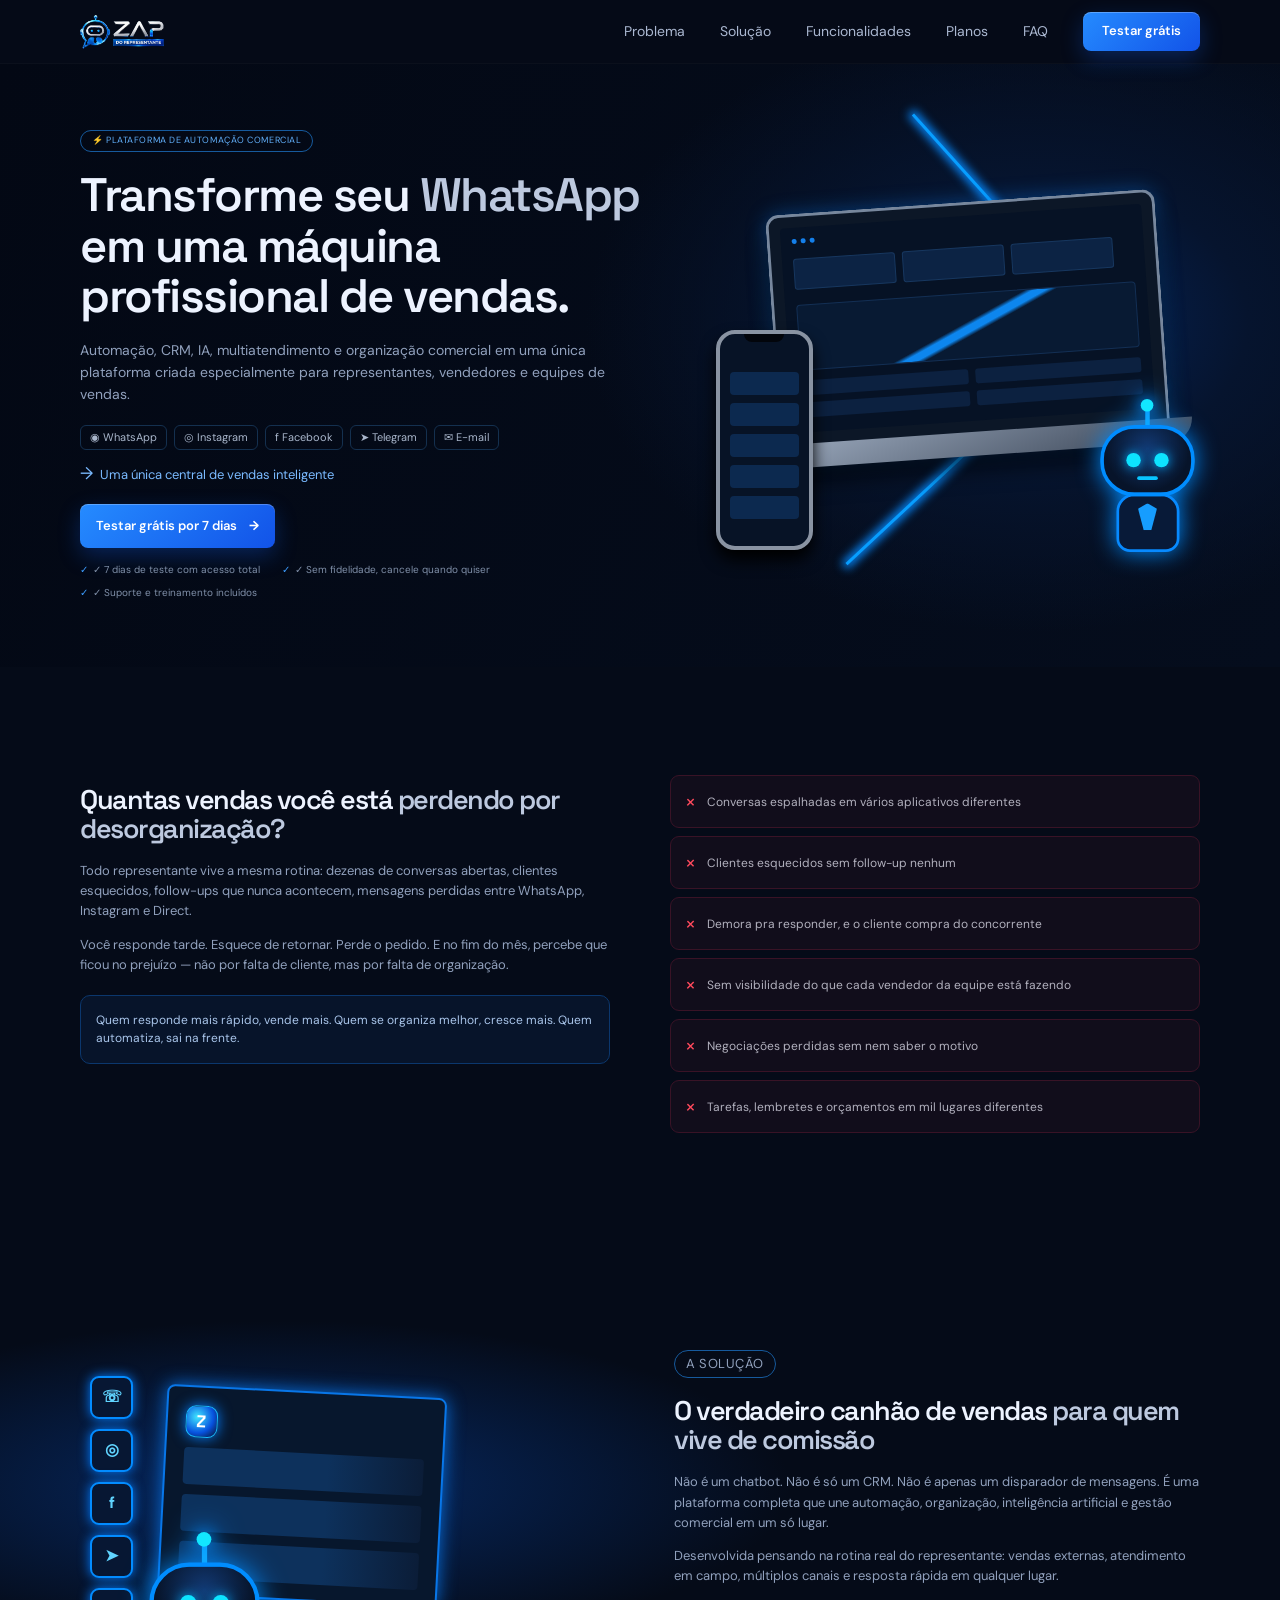
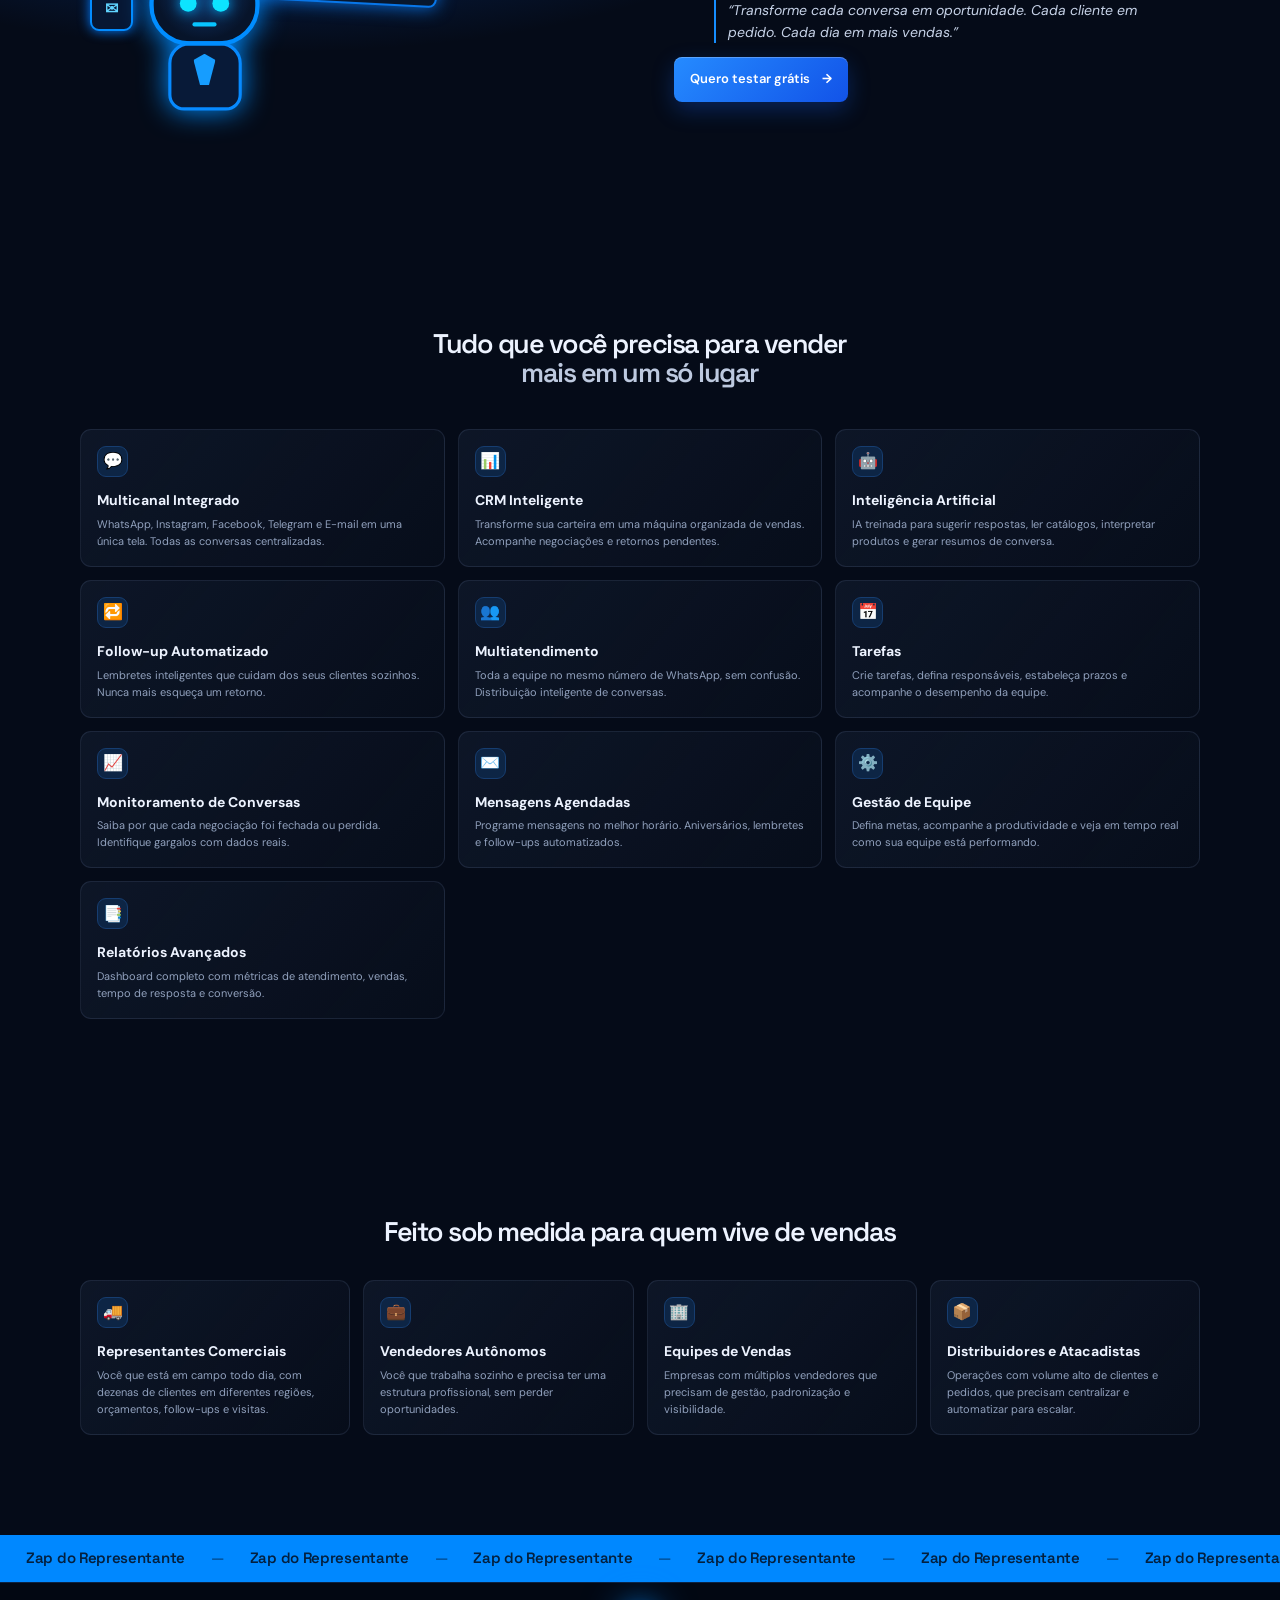
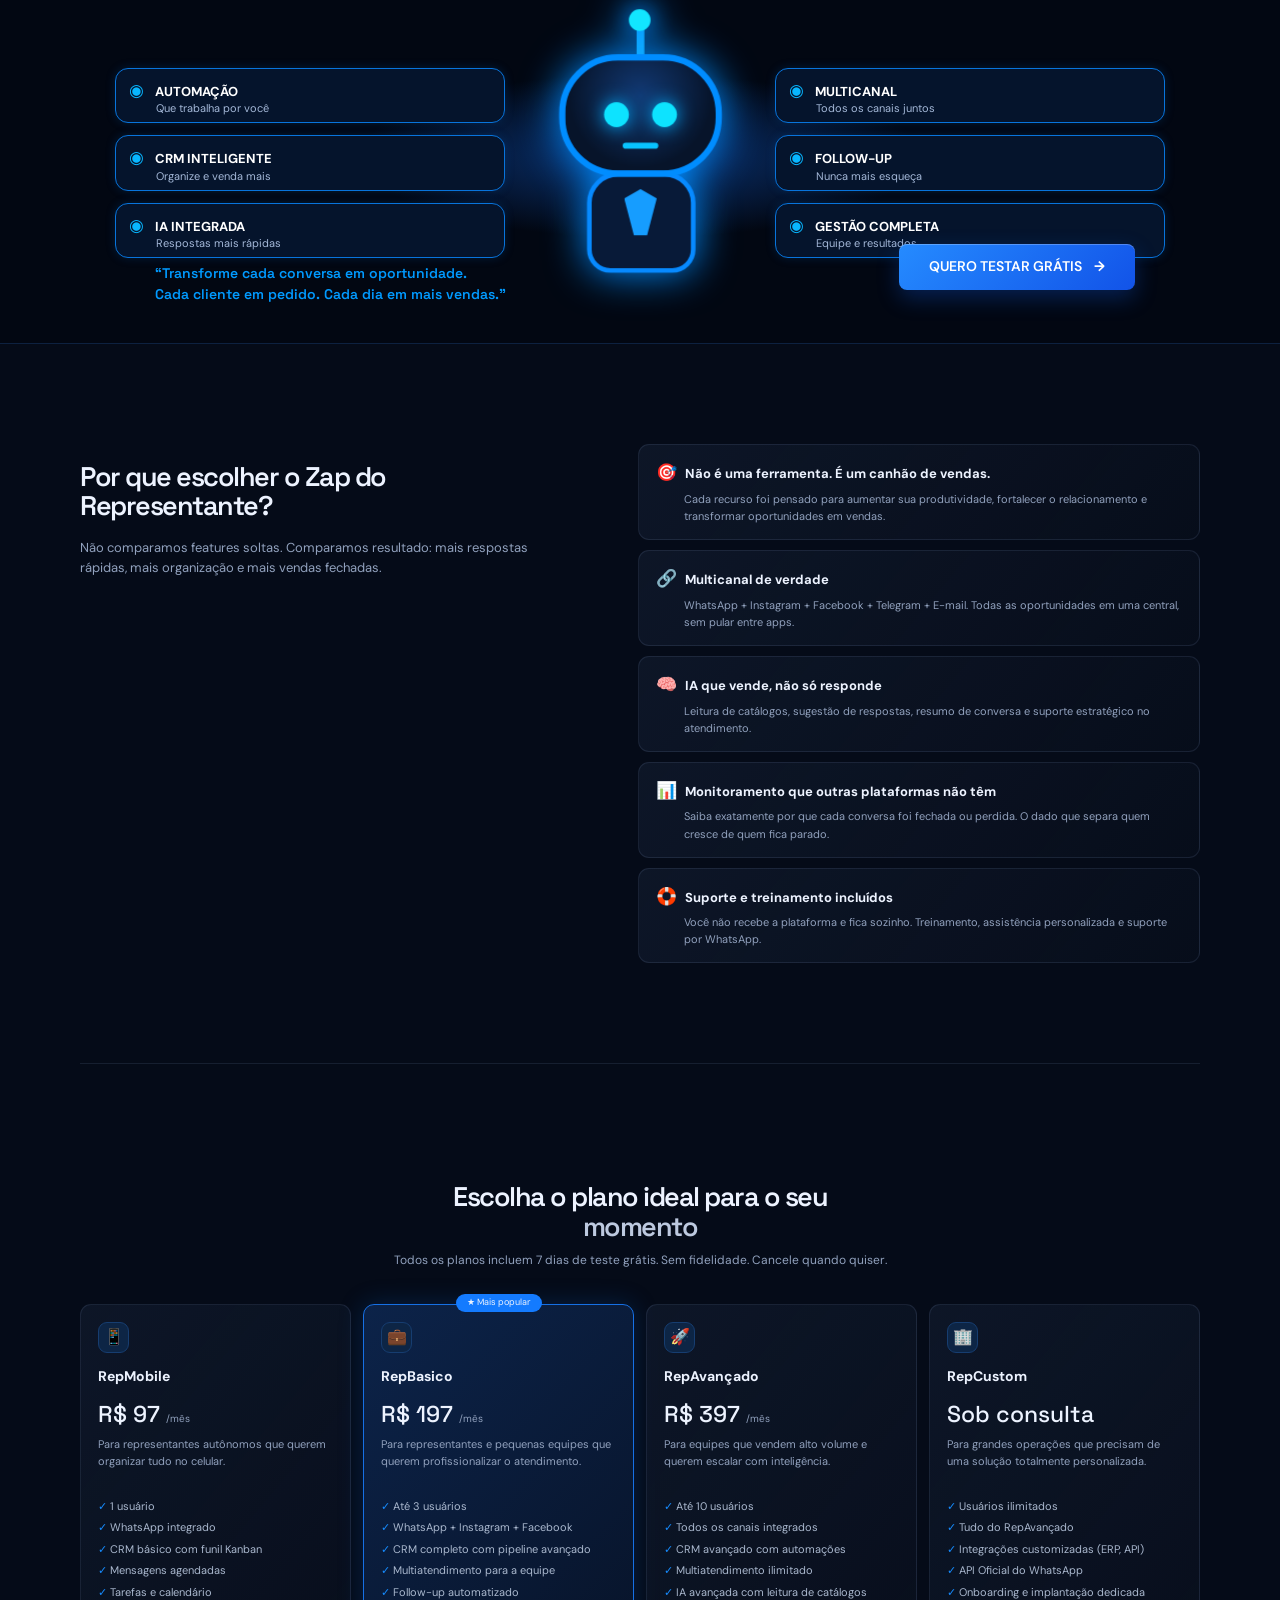
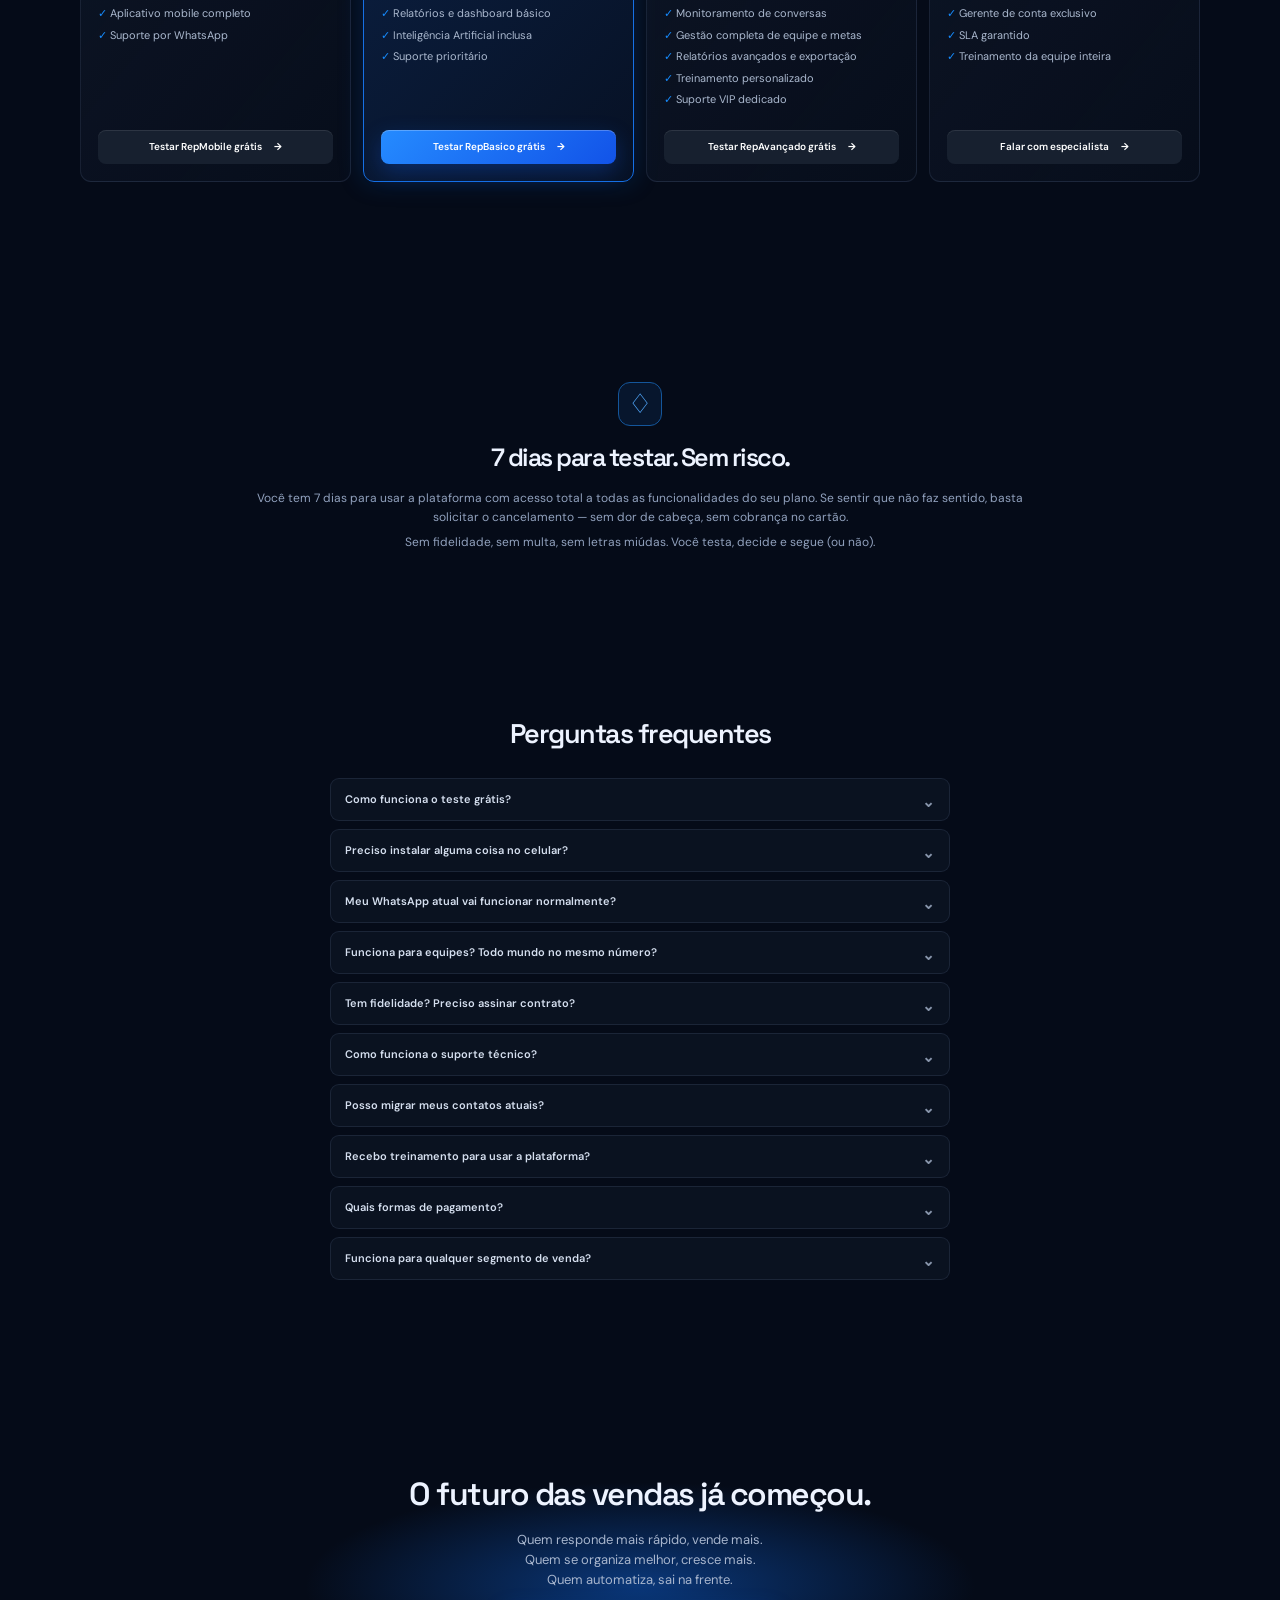
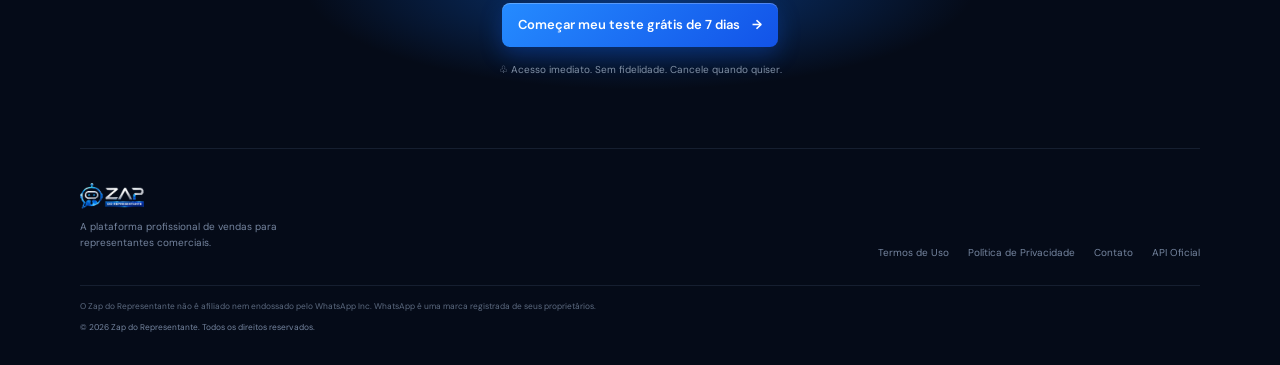
<file: index.html>
<!doctype html>
<html lang="pt-BR">
  <head>
    <meta charset="UTF-8" />
    <meta name="viewport" content="width=device-width, initial-scale=1.0" />
    <meta name="description" content="Zap do Representante: automação comercial, CRM e atendimento multicanal para equipes de vendas." />
    <meta name="theme-color" content="#050b18" />
    <title>Zap do Representante | Venda mais, com organização</title>
    <link rel="canonical" href="https://zapdorepresentante.com/" />
    <link rel="icon" type="image/png" href="assets/img/icone.png" />
    <link rel="apple-touch-icon" href="assets/img/icone.png" />
    <meta property="og:type" content="website" />
    <meta property="og:locale" content="pt_BR" />
    <meta property="og:site_name" content="Zap do Representante" />
    <meta property="og:url" content="https://zapdorepresentante.com/" />
    <meta property="og:title" content="Zap do Representante | Venda mais, com organização" />
    <meta property="og:description" content="Automação, CRM, IA e multiatendimento em uma única plataforma para representantes, vendedores e equipes de vendas. 7 dias grátis." />
    <meta property="og:image" content="https://zapdorepresentante.com/assets/img/og.jpg" />
    <meta property="og:image:width" content="1200" />
    <meta property="og:image:height" content="630" />
    <meta name="twitter:card" content="summary_large_image" />
    <meta name="twitter:title" content="Zap do Representante | Venda mais, com organização" />
    <meta name="twitter:description" content="Automação, CRM, IA e multiatendimento em uma única plataforma para representantes, vendedores e equipes de vendas. 7 dias grátis." />
    <meta name="twitter:image" content="https://zapdorepresentante.com/assets/img/og.jpg" />
    <link rel="preconnect" href="https://fonts.googleapis.com" />
    <link rel="preconnect" href="https://fonts.gstatic.com" crossorigin />
    <link href="https://fonts.googleapis.com/css2?family=DM+Sans:wght@400;500;600;700&family=Space+Grotesk:wght@500;600;700&display=swap" rel="stylesheet" />
    <link rel="stylesheet" href="assets/css/styles.css" />
    <noscript><style>.reveal,.feature-card,.audience-card,.plan,.why-card{opacity:1;transform:none}</style></noscript>
  </head>
  <body>
    <header class="site-header" id="topo">
      <a class="brand" href="#topo" aria-label="Zap do Representante, início"><img src="assets/img/logo.png" alt="Zap do Representante" width="320" height="129" /></a>
      <button class="menu-toggle" aria-controls="menu" aria-expanded="false" aria-label="Abrir menu"><span></span><span></span><span></span></button>
      <nav id="menu" class="main-nav" aria-label="Navegação principal">
        <a href="#problema">Problema</a><a href="#solucao">Solução</a><a href="#funcionalidades">Funcionalidades</a><a href="#planos">Planos</a><a href="#faq">FAQ</a>
        <a class="button button-small" href="https://app.zapdorepresentante.com/signup">Testar grátis</a>
      </nav>
    </header>

    <main>
      <section class="hero section-shell">
        <div class="hero-copy reveal">
          <p class="eyebrow">⚡ Plataforma de automação comercial</p>
          <h1>Transforme seu <span>WhatsApp</span> em uma máquina profissional de vendas.</h1>
          <p class="lead">Automação, CRM, IA, multiatendimento e organização comercial em uma única plataforma criada especialmente para representantes, vendedores e equipes de vendas.</p>
          <div class="channels"><span>◉ WhatsApp</span><span>◎ Instagram</span><span>f Facebook</span><span>➤ Telegram</span><span>✉ E-mail</span></div>
          <p class="arrow-line">Uma única central de vendas inteligente</p>
          <a class="button" href="https://app.zapdorepresentante.com/signup">Testar grátis por 7 dias <b>→</b></a>
          <div class="hero-notes"><span>✓ 7 dias de teste com acesso total</span><span>✓ Sem fidelidade, cancele quando quiser</span><span>✓ Suporte e treinamento incluídos</span></div>
        </div>
        <div class="hero-art reveal" aria-label="Painel de vendas em um notebook e celular">
          <div class="beam beam-one"></div><div class="beam beam-two"></div>
          <div class="laptop"><div class="screen"><div class="dashboard"><div class="dash-head"><i></i><i></i><i></i></div><div class="metrics"><b></b><b></b><b></b></div><div class="chart"></div><div class="dash-list"><span></span><span></span><span></span><span></span></div></div></div><div class="keyboard"></div></div>
          <div class="phone"><div class="phone-notch"></div><div class="phone-list"><b></b><b></b><b></b><b></b><b></b></div></div>
          <div class="bot"><div class="antenna"></div><div class="bot-head"><i></i><i></i><b></b></div><div class="bot-body"><i></i></div></div>
        </div>
      </section>

      <section id="problema" class="problem section-shell">
        <div><h2>Quantas vendas você está <span>perdendo por desorganização?</span></h2><p>Todo representante vive a mesma rotina: dezenas de conversas abertas, clientes esquecidos, follow-ups que nunca acontecem, mensagens perdidas entre WhatsApp, Instagram e Direct.</p><p>Você responde tarde. Esquece de retornar. Perde o pedido. E no fim do mês, percebe que ficou no prejuízo — não por falta de cliente, mas por falta de organização.</p><aside>Quem responde mais rápido, vende mais. Quem se organiza melhor, cresce mais. Quem automatiza, sai na frente.</aside></div>
        <ul class="pain-list"><li>Conversas espalhadas em vários aplicativos diferentes</li><li>Clientes esquecidos sem follow-up nenhum</li><li>Demora pra responder, e o cliente compra do concorrente</li><li>Sem visibilidade do que cada vendedor da equipe está fazendo</li><li>Negociações perdidas sem nem saber o motivo</li><li>Tarefas, lembretes e orçamentos em mil lugares diferentes</li></ul>
      </section>

      <section id="solucao" class="solution section-shell">
        <div class="solution-art"><div class="channel-stack"><b>☏</b><b>◎</b><b>f</b><b>➤</b><b>✉</b></div><div class="mini-dashboard"><span class="brand-mark">Z</span><div></div><div></div><div></div></div><div class="bot bot-small"><div class="antenna"></div><div class="bot-head"><i></i><i></i><b></b></div><div class="bot-body"><i></i></div></div></div>
        <div><p class="section-label">A solução</p><h2>O verdadeiro canhão de vendas <span>para quem vive de comissão</span></h2><p>Não é um chatbot. Não é só um CRM. Não é apenas um disparador de mensagens. É uma plataforma completa que une automação, organização, inteligência artificial e gestão comercial em um só lugar.</p><p>Desenvolvida pensando na rotina real do representante: vendas externas, atendimento em campo, múltiplos canais e resposta rápida em qualquer lugar.</p><blockquote>“Transforme cada conversa em oportunidade. Cada cliente em pedido. Cada dia em mais vendas.”</blockquote><a class="button" href="https://app.zapdorepresentante.com/signup">Quero testar grátis <b>→</b></a></div>
      </section>

      <section id="funcionalidades" class="section-shell features"><h2 class="centered">Tudo que você precisa para vender <span>mais em um só lugar</span></h2><div class="feature-grid" id="feature-grid"></div></section>
      <section class="section-shell audience"><h2 class="centered">Feito sob medida para quem vive de vendas</h2><div class="audience-grid" id="audience-grid"></div></section>
      <div class="marquee" aria-hidden="true"><div class="marquee-track"><span>Zap do Representante</span><span>Zap do Representante</span><span>Zap do Representante</span><span>Zap do Representante</span><span>Zap do Representante</span><span>Zap do Representante</span><span>Zap do Representante</span><span>Zap do Representante</span><span>Zap do Representante</span><span>Zap do Representante</span><span>Zap do Representante</span><span>Zap do Representante</span></div></div>
      <section class="bot-banner"><div class="bot-banner-inner"><div class="callout-list"><span>◉ <b>AUTOMAÇÃO</b><small>Que trabalha por você</small></span><span>◉ <b>CRM INTELIGENTE</b><small>Organize e venda mais</small></span><span>◉ <b>IA INTEGRADA</b><small>Respostas mais rápidas</small></span></div><div class="banner-bot bot"><div class="antenna"></div><div class="bot-head"><i></i><i></i><b></b></div><div class="bot-body"><i></i></div></div><div class="callout-list"><span>◉ <b>MULTICANAL</b><small>Todos os canais juntos</small></span><span>◉ <b>FOLLOW-UP</b><small>Nunca mais esqueça</small></span><span>◉ <b>GESTÃO COMPLETA</b><small>Equipe e resultados</small></span></div><div class="banner-quote">“Transforme cada conversa em oportunidade.<br> Cada cliente em pedido. Cada dia em mais vendas.”</div><a class="button" href="https://app.zapdorepresentante.com/signup">Quero testar grátis <b>→</b></a></div></section>
      <section class="why section-shell"><div><h2>Por que escolher o Zap do Representante?</h2><p>Não comparamos features soltas. Comparamos resultado: mais respostas rápidas, mais organização e mais vendas fechadas.</p></div><div class="why-list" id="why-list"><p class="why-note">Integração com API Oficial do WhatsApp disponível para operações que precisam de estabilidade e verificação.</p></div></section>
      <section id="planos" class="plans section-shell"><h2 class="centered">Escolha o plano ideal para o seu <span>momento</span></h2><p class="subtitle">Todos os planos incluem 7 dias de teste grátis. Sem fidelidade. Cancele quando quiser.</p><div class="plans-grid" id="plans-grid"></div></section>
      <section class="trial section-shell"><div class="shield">♢</div><h2>7 dias para testar. Sem risco.</h2><p>Você tem 7 dias para usar a plataforma com acesso total a todas as funcionalidades do seu plano. Se sentir que não faz sentido, basta solicitar o cancelamento — sem dor de cabeça, sem cobrança no cartão.</p><p>Sem fidelidade, sem multa, sem letras miúdas. Você testa, decide e segue (ou não).</p></section>
      <section id="faq" class="faq section-shell"><h2 class="centered">Perguntas frequentes</h2><div id="faq-list"></div></section>
      <section class="final-cta"><div><h2>O futuro das vendas já começou.</h2><p>Quem responde mais rápido, vende mais.<br>Quem se organiza melhor, cresce mais.<br>Quem automatiza, sai na frente.</p><a class="button" href="https://app.zapdorepresentante.com/signup">Começar meu teste grátis de 7 dias <b>→</b></a><small>♧ Acesso imediato. Sem fidelidade. Cancele quando quiser.</small></div></section>
    </main>
    <footer><div><a class="brand" href="#topo"><img src="assets/img/logo.png" alt="Zap do Representante" width="320" height="129" /></a><p>A plataforma profissional de vendas para representantes comerciais.</p></div><div class="footer-links"><div class="socials"><a data-rede="instagram" aria-label="Instagram">◎</a><a data-rede="facebook" aria-label="Facebook">f</a><a data-rede="linkedin" aria-label="LinkedIn">in</a><a data-rede="email" aria-label="E-mail">✉</a></div><a href="https://app.zapdorepresentante.com/terms-of-use">Termos de Uso</a><a href="https://app.zapdorepresentante.com/privacy-policy">Política de Privacidade</a><a data-contato href="#planos">Contato</a><a href="#planos">API Oficial</a></div><small><span class="disclaimer">O Zap do Representante não é afiliado nem endossado pelo WhatsApp Inc. WhatsApp é uma marca registrada de seus proprietários.</span>© 2026 Zap do Representante. Todos os direitos reservados.</small></footer>
    <script src="assets/js/main.js"></script>
  </body>
</html>
</file>
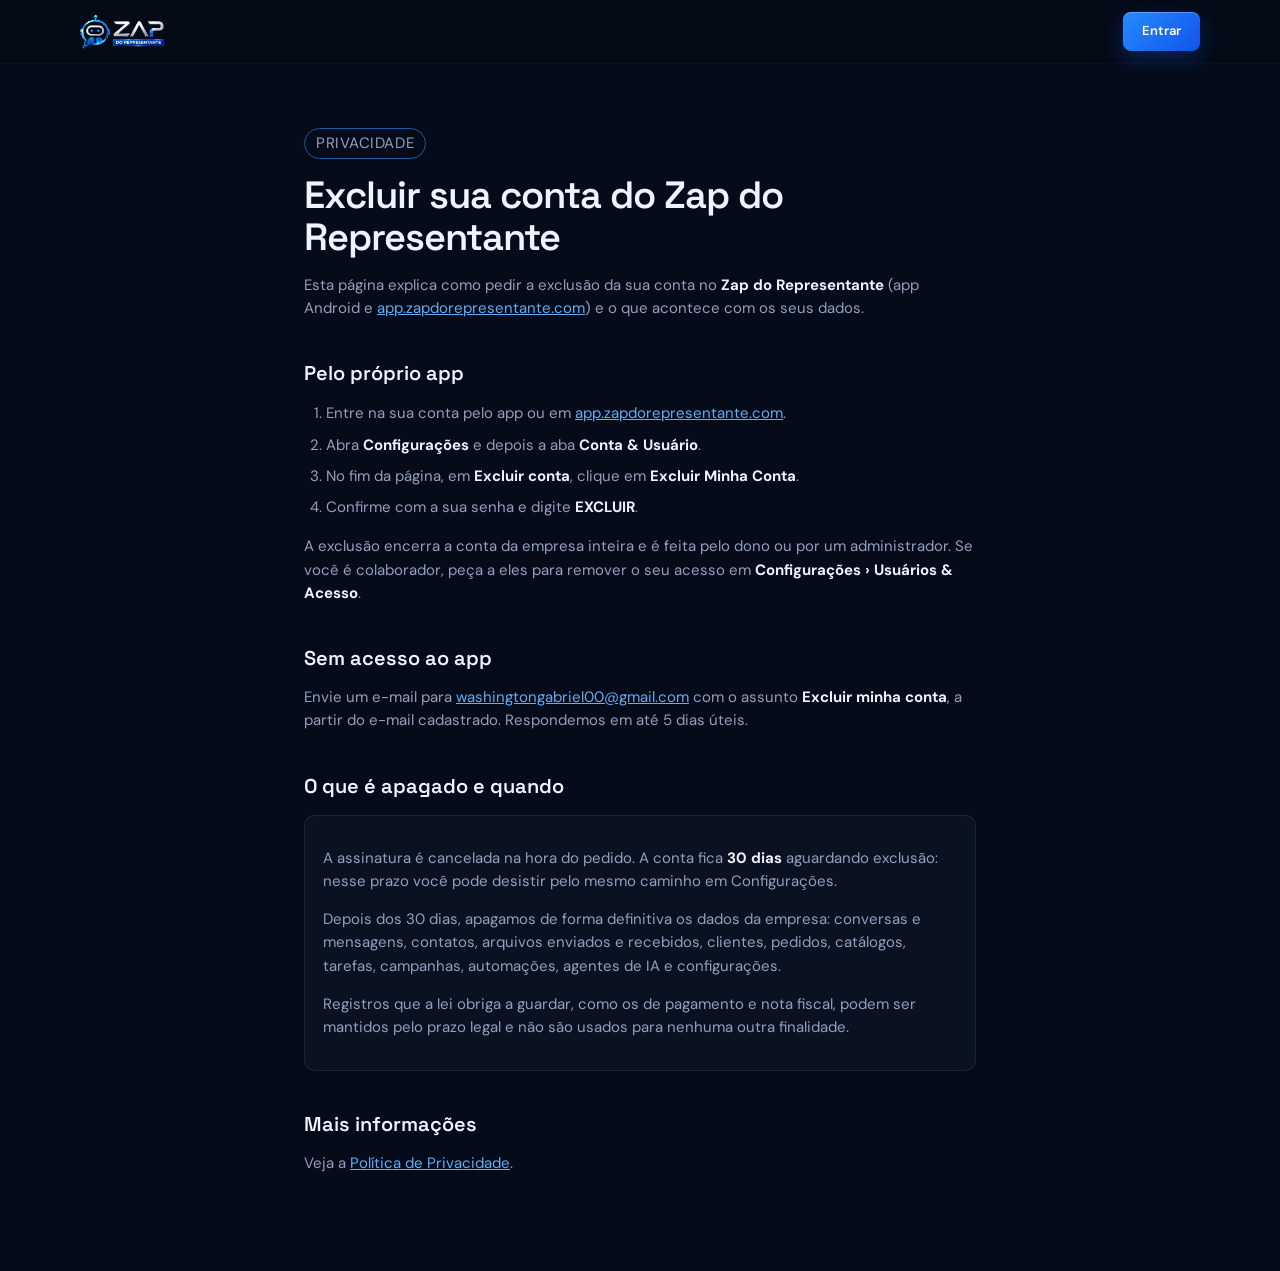
<file: excluir-conta.html>
<!doctype html>
<html lang="pt-BR">
  <head>
    <meta charset="UTF-8" />
    <meta name="viewport" content="width=device-width, initial-scale=1.0" />
    <meta name="description" content="Como excluir sua conta do Zap do Representante e os dados ligados a ela." />
    <meta name="theme-color" content="#050b18" />
    <title>Excluir conta | Zap do Representante</title>
    <link rel="canonical" href="https://zapdorepresentante.com/excluir-conta.html" />
    <link rel="icon" type="image/png" href="assets/img/icone.png" />
    <link rel="preconnect" href="https://fonts.googleapis.com" />
    <link rel="preconnect" href="https://fonts.gstatic.com" crossorigin />
    <link href="https://fonts.googleapis.com/css2?family=DM+Sans:wght@400;500;600;700&family=Space+Grotesk:wght@500;600;700&display=swap" rel="stylesheet" />
    <link rel="stylesheet" href="assets/css/styles.css" />
    <style>
      .doc{max-width:720px;margin:auto;padding:64px 24px 80px}
      .doc h1{font:600 clamp(28px,4vw,38px)/1.1 "Space Grotesk";letter-spacing:-1px;margin:16px 0 12px}
      .doc h2{font:600 20px "Space Grotesk";margin:40px 0 10px}
      .doc p,.doc li{color:var(--muted);font-size:15px}
      .doc strong{color:var(--text)}
      .doc ol,.doc ul{padding-left:22px}
      .doc li{margin:8px 0}
      .doc .box{border:1px solid var(--line);border-radius:11px;background:var(--surface);padding:16px 18px;margin-top:16px}
      .doc a:not(.button){color:#61aef8;text-decoration:underline}
    </style>
  </head>
  <body>
    <header class="site-header">
      <a class="brand" href="/" aria-label="Zap do Representante, início"><img src="assets/img/logo.png" alt="Zap do Representante" width="320" height="129" /></a>
      <a class="button button-small" href="https://app.zapdorepresentante.com/login">Entrar</a>
    </header>

    <main class="doc">
      <p class="section-label">Privacidade</p>
      <h1>Excluir sua conta do Zap do Representante</h1>
      <p>Esta página explica como pedir a exclusão da sua conta no <strong>Zap do Representante</strong> (app Android e <a href="https://app.zapdorepresentante.com">app.zapdorepresentante.com</a>) e o que acontece com os seus dados.</p>

      <h2>Pelo próprio app</h2>
      <ol>
        <li>Entre na sua conta pelo app ou em <a href="https://app.zapdorepresentante.com/login">app.zapdorepresentante.com</a>.</li>
        <li>Abra <strong>Configurações</strong> e depois a aba <strong>Conta &amp; Usuário</strong>.</li>
        <li>No fim da página, em <strong>Excluir conta</strong>, clique em <strong>Excluir Minha Conta</strong>.</li>
        <li>Confirme com a sua senha e digite <strong>EXCLUIR</strong>.</li>
      </ol>
      <p>A exclusão encerra a conta da empresa inteira e é feita pelo dono ou por um administrador. Se você é colaborador, peça a eles para remover o seu acesso em <strong>Configurações › Usuários &amp; Acesso</strong>.</p>

      <h2>Sem acesso ao app</h2>
      <p>Envie um e-mail para <a href="mailto:washingtongabriel00@gmail.com?subject=Excluir%20minha%20conta">washingtongabriel00@gmail.com</a> com o assunto <strong>Excluir minha conta</strong>, a partir do e-mail cadastrado. Respondemos em até 5 dias úteis.</p>

      <h2>O que é apagado e quando</h2>
      <div class="box">
        <p>A assinatura é cancelada na hora do pedido. A conta fica <strong>30 dias</strong> aguardando exclusão: nesse prazo você pode desistir pelo mesmo caminho em Configurações.</p>
        <p>Depois dos 30 dias, apagamos de forma definitiva os dados da empresa: conversas e mensagens, contatos, arquivos enviados e recebidos, clientes, pedidos, catálogos, tarefas, campanhas, automações, agentes de IA e configurações.</p>
        <p>Registros que a lei obriga a guardar, como os de pagamento e nota fiscal, podem ser mantidos pelo prazo legal e não são usados para nenhuma outra finalidade.</p>
      </div>

      <h2>Mais informações</h2>
      <p>Veja a <a href="https://app.zapdorepresentante.com/privacy-policy">Política de Privacidade</a>.</p>
    </main>
  </body>
</html>
</file>
<file: assets/css/styles.css>
:root{--bg:#050b18;--surface:#0a1222;--surface-2:#0d1728;--line:rgba(151,175,216,.12);--text:#edf3ff;--muted:#91a1bd;--blue:#087dff;--cyan:#03b9ff;--max:1120px}*{box-sizing:border-box}html{scroll-behavior:smooth}body{margin:0;background:var(--bg);color:var(--text);font-family:"DM Sans",sans-serif;line-height:1.55}a{text-decoration:none;color:inherit}.site-header{height:64px;background:#050a17;display:flex;align-items:center;justify-content:space-between;padding:0 max(28px,calc((100% - var(--max))/2));position:sticky;top:0;z-index:20;border-bottom:1px solid rgba(255,255,255,.025)}.brand{display:flex;align-items:center;gap:8px;font:600 18px "Space Grotesk";letter-spacing:-.7px}.brand small{font:700 5px "DM Sans";display:block;letter-spacing:.3px;text-align:center;color:#58aaff}.brand-mark{height:32px;width:32px;display:grid;place-items:center;border-radius:10px;color:white;font:bold 17px "Space Grotesk";background:radial-gradient(circle at 35% 35%,#40e6ff,#0752df 58%,#071229);border:1px solid #17b7ff;box-shadow:0 0 14px #057eff}.main-nav{display:flex;align-items:center;gap:35px;color:#aab7d0;font-size:14px}.main-nav>a:not(.button):hover{color:#fff}.button{display:inline-flex;align-items:center;justify-content:center;gap:12px;padding:12px 16px;border-radius:8px;color:#fff;font-size:13px;font-weight:600;background:linear-gradient(135deg,#258bff,#1253e8);box-shadow:0 8px 22px rgba(17,99,255,.28),inset 0 1px rgba(255,255,255,.25);transition:transform .2s,filter .2s}.button:hover{transform:translateY(-2px);filter:brightness(1.14)}.button-small{padding:9px 19px}.menu-toggle{display:none;background:none;border:0}.section-shell{max-width:var(--max);margin:auto;padding:100px 0}.hero{max-width:none;min-height:515px;padding:66px max(36px,calc((100% - var(--max))/2));display:grid;grid-template-columns:1.06fr .94fr;align-items:center;overflow:hidden;position:relative;background:radial-gradient(ellipse 55% 80% at 81% 43%,#05245a 0%,#06142e 30%,transparent 64%),linear-gradient(115deg,#030814,#050d1d)}.hero h1,.section-shell h2,.final-cta h2{font:600 clamp(31px,4vw,47px)/1.08 "Space Grotesk";letter-spacing:-1.5px;margin:18px 0}.hero h1 span,h2 span{color:#bdc9df}.lead{max-width:570px;color:var(--muted);font-size:14px}.eyebrow,.section-label{width:max-content;margin:0;padding:3px 11px;border:1px solid #165a9d;border-radius:999px;color:#61aef8;text-transform:uppercase;letter-spacing:.55px;font-size:9px}.channels{display:flex;gap:7px;flex-wrap:wrap;margin:20px 0 10px}.channels span{border:1px solid #14304f;padding:3px 9px;border-radius:6px;font-size:11px;color:#a9b6cb}.arrow-line{font-size:13px;color:#7abaff;margin:0 0 17px}.arrow-line:before{content:'→';font-size:17px;margin-right:7px}.hero-notes{display:flex;flex-wrap:wrap;gap:8px 22px;margin-top:14px;color:#8090a9;font-size:10px}.hero-notes span:before{content:'✓';color:#3d9dff;margin-right:5px}.hero-art{height:420px;position:relative}.beam{position:absolute;height:3px;width:70%;background:#079eff;box-shadow:0 0 10px 3px #078aff;transform:rotate(48deg);right:-20px;top:95px}.beam-two{transform:rotate(-43deg);top:282px;right:35px}.laptop{width:390px;height:248px;border:3px solid #77879d;border-bottom:11px solid #465365;border-radius:13px 13px 5px 5px;position:absolute;right:7%;top:47px;transform:rotate(-4deg);background:#0c1727;box-shadow:0 21px 20px #0008,0 0 20px #0c78e466}.screen{margin:11px;height:205px;border-radius:4px;background:#061225;padding:11px}.dash-head{display:flex;gap:4px}.dash-head i{height:5px;width:5px;border-radius:50%;background:#147fea}.metrics{display:flex;gap:7px;margin:15px 0}.metrics b{width:30%;height:31px;border-radius:3px;background:#0c2344;border:1px solid #17375f}.chart{height:66px;border:1px solid #132f54;border-radius:4px;background:linear-gradient(155deg,transparent 48%,#0d86ee 50% 53%,transparent 55%),#081a33}.dash-list{display:grid;grid-template-columns:1fr 1fr;gap:7px;margin-top:10px}.dash-list span{height:15px;background:#0c2140;border-radius:3px}.keyboard{height:24px;margin:0 -25px;background:linear-gradient(160deg,#9caabe,#3b4657);border-radius:0 0 30px 30px}.phone{position:absolute;left:8%;bottom:25px;height:220px;width:97px;border:4px solid #8993a2;border-radius:19px;background:#071326;box-shadow:0 10px 16px #000}.phone-notch{width:40px;height:8px;border-radius:0 0 8px 8px;background:#02050b;margin:auto}.phone-list{padding:22px 10px}.phone-list b{display:block;height:23px;border-radius:4px;background:#0c294f;margin:8px 0}.bot{position:absolute;filter:drop-shadow(0 0 13px #008dff)}.bot-head{width:105px;height:79px;border:4px solid #008dff;border-radius:38px;background:radial-gradient(circle at 50% 32%,#123a75,#07142a 68%);position:relative}.bot-head i{position:absolute;width:16px;height:16px;background:#0de3ff;border-radius:50%;top:27px;box-shadow:0 0 12px #00aeff}.bot-head i:first-child{left:25px}.bot-head i:nth-child(2){right:25px}.bot-head b{position:absolute;background:#08c4ff;height:4px;width:23px;border-radius:5px;bottom:14px;left:37px}.antenna{height:22px;width:5px;background:#0da8ff;position:absolute;left:50px;top:-20px}.antenna:before{content:'';position:absolute;width:14px;height:14px;border-radius:50%;background:#12e6ff;left:-5px;top:-9px;box-shadow:0 0 15px #008cff}.bot-body{height:65px;width:70px;border:3px solid #078aff;border-radius:20px 20px 15px 15px;margin:-3px auto 0;background:#081a38}.bot-body i{display:block;background:#169dff;width:21px;height:30px;clip-path:polygon(50% 0,100% 20%,70% 100%,30% 100%,0 20%);margin:8px auto}.hero-art>.bot{right:0;bottom:16px;transform:scale(.9)}.problem{display:grid;grid-template-columns:1fr 1fr;gap:60px}.problem h2,.solution h2,.why h2{font-size:27px}.problem p,.solution p,.why p{font-size:13px;color:var(--muted)}.problem aside{background:#07142a;border:1px solid #0b376d;border-radius:10px;padding:15px;color:#a9c5ea;font-size:12px;margin-top:20px}.pain-list{padding:0;margin:0;align-self:center;list-style:none}.pain-list li{background:#110d1b;border:1px solid #391326;color:#b1b0bd;border-radius:9px;padding:10px 14px;margin:8px 0;font-size:12px}.pain-list li:before{content:'×';color:#ff4a5d;font-size:20px;vertical-align:-2px;margin-right:11px}.solution{display:grid;grid-template-columns:1fr 1fr;gap:68px;align-items:center;max-width:none;padding:100px max(36px,calc((100% - var(--max))/2));background:radial-gradient(ellipse at 22% 43%,#062963,transparent 36%)}.solution-art{height:370px;position:relative}.channel-stack{position:absolute;display:grid;gap:10px;left:10px;top:35px}.channel-stack b{width:43px;height:43px;display:grid;place-items:center;border:2px solid #038cff;color:#60d4ff;background:#071733;border-radius:9px;box-shadow:0 0 12px #007bff}.mini-dashboard{width:280px;height:210px;position:absolute;top:50px;left:82px;background:#07172d;border:2px solid #0876e8;border-radius:8px;transform:rotate(3deg);padding:18px;box-shadow:0 0 18px #086dda}.mini-dashboard>div{height:37px;margin:10px 0;background:linear-gradient(90deg,#0d315c 60%,#0b1d38);border-radius:4px}.bot-small{left:72px;bottom:4px;transform:scale(1.05)}.solution blockquote{border-left:2px solid #168eff;padding-left:12px;color:#c7d3e8;font-style:italic;font-size:14px}.centered{text-align:center;font-size:27px!important}.centered span{display:block}.feature-grid{display:grid;grid-template-columns:repeat(3,1fr);gap:13px;margin-top:42px}.feature-card,.audience-card,.plan,.why-card{border:1px solid var(--line);border-radius:11px;background:linear-gradient(130deg,rgba(18,28,47,.68),rgba(9,16,30,.5));padding:16px;transition:transform .25s,border-color .25s}.feature-card:hover,.audience-card:hover,.plan:hover,.why-card:hover{transform:translateY(-4px);border-color:#1765bd}.feature-card i,.audience-card i,.plan>i{height:31px;width:31px;display:grid;place-items:center;border-radius:9px;background:#0d2545;border:1px solid #163d70;font-style:normal}.feature-card h3,.audience-card h3,.plan h3{font-size:14px;margin:13px 0 4px}.feature-card p,.audience-card p{color:var(--muted);font-size:11px;margin:0}.audience{padding-top:80px}.audience-grid{display:grid;grid-template-columns:repeat(4,1fr);gap:13px;margin-top:34px}.bot-banner{background:radial-gradient(ellipse at 50% 48%,#0a3475,transparent 31%),#020712;border-block:1px solid #0d2140}.bot-banner-inner{max-width:1050px;margin:auto;min-height:360px;position:relative;display:grid;grid-template-columns:1fr 230px 1fr;align-items:center;gap:20px}.callout-list{display:grid;gap:12px}.callout-list span{border:1px solid #0874dc;background:#05142c;border-radius:13px;padding:8px 13px;color:#08b6ff;font-size:17px;box-shadow:0 0 10px #0652a544}.callout-list b{font-size:13px;color:#fff;display:inline-block;margin-left:6px}.callout-list small{font-size:11px;color:#a4b8d8;display:block;margin-left:27px;line-height:1}.banner-bot{position:relative;margin:auto;transform:scale(1.55)}.banner-quote{position:absolute;bottom:39px;left:40px;color:#009aff;font:600 14px/1.45 "Space Grotesk"}.bot-banner .button{position:absolute;right:30px;bottom:53px;text-transform:uppercase;font-size:14px;padding-inline:30px}.why{display:grid;grid-template-columns:.92fr 1.08fr;gap:80px}.why-list{display:grid;gap:10px}.why-card{padding:14px 17px}.why-card i{font-style:normal;font-size:17px;margin-right:8px}.why-card h3{display:inline;font-size:13px}.why-card p{font-size:11px;margin:5px 0 0 28px}.plans{border-top:1px solid var(--line)}.subtitle{text-align:center;color:var(--muted);font-size:12px;margin:-8px 0 35px}.plans-grid{display:grid;grid-template-columns:repeat(4,1fr);gap:12px}.plan{position:relative;padding:17px;display:flex;flex-direction:column}.plan.popular{border-color:#1670e5;background:linear-gradient(135deg,#0c2349,#071124);box-shadow:0 0 25px #0b5cc142}.plan em{font-style:normal;position:absolute;top:-11px;left:50%;transform:translateX(-50%);white-space:nowrap;background:#147bff;padding:2px 11px;border-radius:9px;font-size:9px}.price{font:500 23px "Space Grotesk";margin:7px 0}.price small{font:400 10px "DM Sans";color:var(--muted)}.plan>p{font-size:11px;color:var(--muted);min-height:50px;margin:0}.plan ul{padding:0;list-style:none;color:#aab8ce;font-size:11px;line-height:1.95;margin:10px 0 auto}.plan li::first-letter{color:#168cff}.plan .button{margin-top:20px;font-size:10px;padding:9px}.button-muted{background:#17202f;box-shadow:inset 0 1px #ffffff18}.trial{text-align:center;max-width:800px;padding-bottom:92px}.trial h2{font-size:25px}.trial p{color:var(--muted);font-size:12px;margin:7px 0}.shield{height:44px;width:44px;margin:auto;border-radius:12px;display:grid;place-items:center;color:#52aaff;border:1px solid #14569b;background:#07162d;font-size:27px}.faq{max-width:620px;padding-top:50px}.faq h2{margin-bottom:30px}details{border:1px solid var(--line);background:#0a1220;border-radius:9px;padding:0 14px;margin:8px 0;color:#d5dfef;font-size:11px}summary{padding:12px 0;cursor:pointer;list-style:none;font-weight:600}summary b{float:right;color:#8996ac;font-size:15px;transition:transform .2s}details[open] summary b{transform:rotate(180deg)}details p{color:var(--muted);padding:0 0 12px;margin:0}.final-cta{min-height:360px;display:grid;place-items:center;text-align:center;background:radial-gradient(ellipse at 50% 55%,#0a3779,transparent 37%)}.final-cta h2{font-size:32px}.final-cta p{font-size:13px;color:#a7b5cd}.final-cta small{display:block;color:#8190a5;font-size:10px;margin-top:15px}footer{max-width:var(--max);margin:auto;padding:34px 0 30px;border-top:1px solid var(--line);display:grid;grid-template-columns:1fr auto;gap:25px;color:#75859f;font-size:10px}footer p{max-width:240px}.footer-links{display:flex;gap:19px;align-items:end}.socials{position:absolute;margin-top:-29px;display:flex;gap:8px}.socials a{height:26px;width:26px;border:1px solid var(--line);border-radius:7px;display:grid;place-items:center;font-size:12px}footer small{grid-column:1/-1;border-top:1px solid var(--line);padding-top:15px}.reveal,.feature-card,.audience-card,.plan,.why-card{opacity:0;transform:translateY(16px);transition:opacity .55s ease,transform .55s ease}.visible{opacity:1;transform:none}@media(max-width:800px){.site-header{padding:0 20px}.menu-toggle{display:grid;gap:4px}.menu-toggle span{display:block;width:23px;height:2px;background:#dbe7ff}.main-nav{display:none;position:absolute;top:63px;left:0;right:0;padding:20px;background:#071022;flex-direction:column;gap:20px;border-bottom:1px solid var(--line)}.main-nav.open{display:flex}.hero,.solution{grid-template-columns:1fr;padding-inline:24px}.hero{padding-top:55px}.hero-art{height:335px;transform:scale(.82);transform-origin:center top}.hero h1{font-size:37px}.problem,.why{grid-template-columns:1fr;padding-inline:24px;gap:35px}.section-shell{padding:70px 24px}.feature-grid{grid-template-columns:1fr 1fr}.audience-grid,.plans-grid{grid-template-columns:1fr 1fr}.bot-banner-inner{padding:45px 24px 140px;grid-template-columns:1fr 1fr;gap:10px}.banner-bot{display:none}.banner-quote{left:24px;bottom:83px}.bot-banner .button{left:24px;right:auto;bottom:25px}.solution-art{order:2}.solution>div:last-child{order:1}footer{margin:0 24px}.footer-links{flex-wrap:wrap}.callout-list span{font-size:12px}}@media(max-width:480px){.hero-art{margin-left:-28px}.laptop{right:-15px}.phone{left:10px}.feature-grid,.audience-grid,.plans-grid{grid-template-columns:1fr}.hero-notes{display:grid;gap:5px}.channels{gap:4px}.bot-banner-inner{grid-template-columns:1fr}.callout-list:last-of-type{display:none}.centered{font-size:25px!important}footer{grid-template-columns:1fr}.footer-links{align-items:start;gap:12px}}

/* ===== logo real (substitui o "Z" desenhado em CSS) ===== */
.brand img{height:34px;width:auto;display:block}
footer .brand img{height:26px}

/* ===== faixa rolante da marca (existe no design do Figma) ===== */
.marquee{overflow:hidden;background:#0088ff;padding:11px 0;white-space:nowrap}
.marquee-track{display:inline-flex;gap:26px;padding-left:26px;animation:marquee 38s linear infinite;will-change:transform}
.marquee-track span{font:600 15px "Space Grotesk";color:#03203f;letter-spacing:-.3px}
.marquee-track span::after{content:'—';margin-left:26px;opacity:.5}
@keyframes marquee{to{transform:translateX(-50%)}}

/* ===== nota da API Oficial, na seção "Por que escolher" ===== */
.why-note{margin:2px 0 0;padding:12px 16px;border:1px dashed #1765bd;border-radius:11px;background:rgba(43,127,255,.06);color:#a9c5ea;font-size:11px;line-height:1.5}

/* ===== aviso legal do WhatsApp, no rodapé ===== */
.disclaimer{display:block;color:#5d6b80;margin-bottom:8px;line-height:1.5}

/* respeita quem pediu menos animação no sistema */
@media(prefers-reduced-motion:reduce){
  .marquee-track{animation:none}
  .reveal,.feature-card,.audience-card,.plan,.why-card{opacity:1;transform:none;transition:none}
}
</file>
